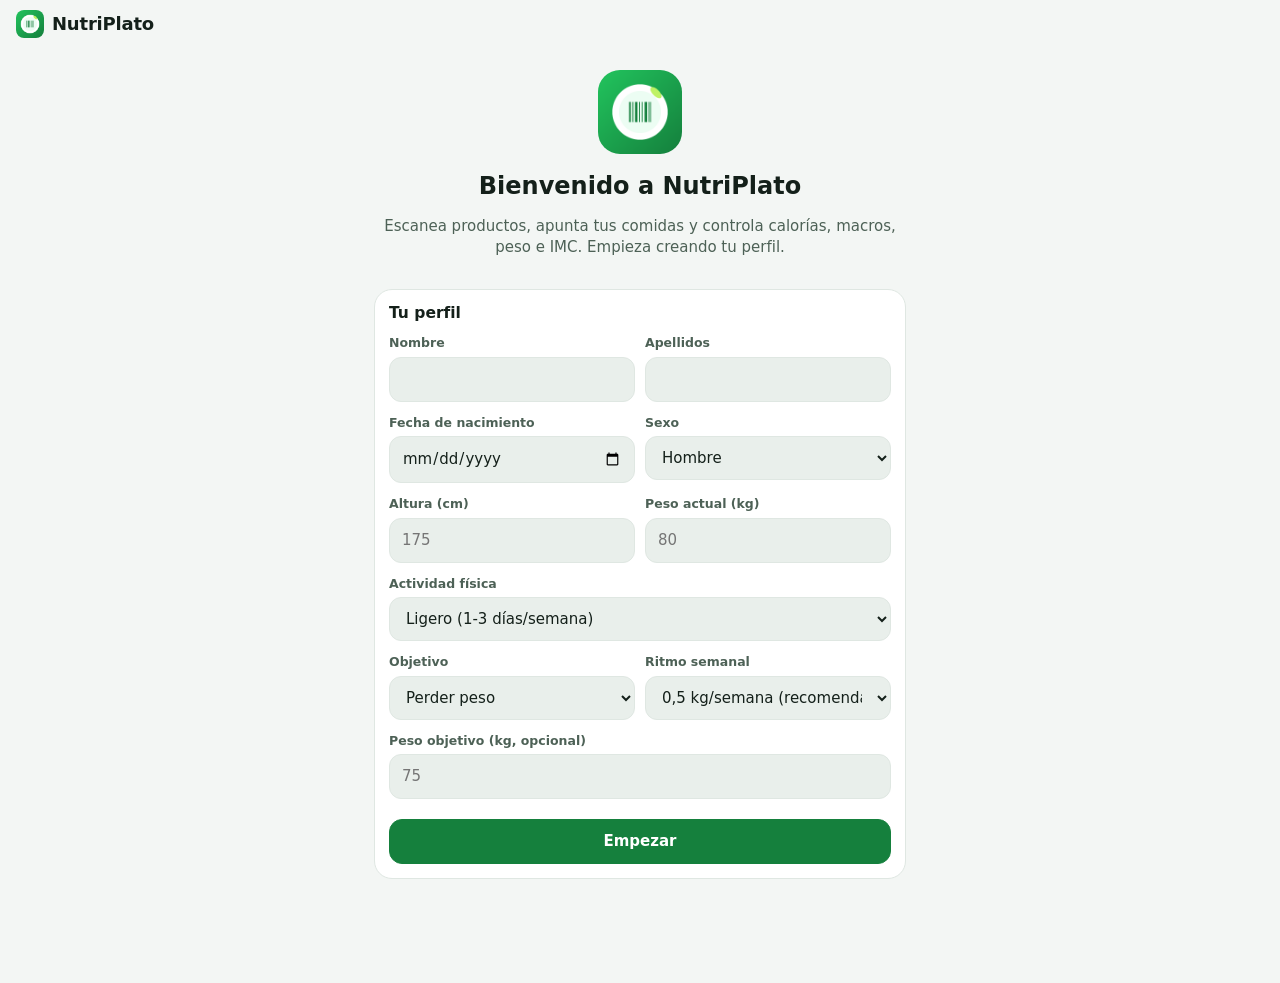
<file: index.html>
<!DOCTYPE html>
<html lang="es">
<head>
  <meta charset="utf-8">
  <meta name="viewport" content="width=device-width, initial-scale=1, viewport-fit=cover">
  <title>NutriPlato</title>
  <meta name="description" content="Escanea productos, registra tus comidas y controla calorías, macros, peso e IMC.">
  <meta name="theme-color" content="#0f1712">
  <link rel="manifest" href="manifest.webmanifest">
  <link rel="icon" href="icons/icon-192.png">
  <link rel="apple-touch-icon" href="icons/icon-192.png">
  <link rel="stylesheet" href="css/app.css">
</head>
<body>
  <header class="topbar">
    <div class="brand"><img src="icons/icon-192.png" alt=""><span>NutriPlato</span></div>
    <div id="topRight"></div>
  </header>

  <main id="main"></main>

  <nav class="bottomnav" id="nav">
    <button data-tab="hoy"><span class="ni">🏠</span><span>Hoy</span></button>
    <button data-tab="alimentos"><span class="ni">🥫</span><span>Alimentos</span></button>
    <button class="scanfab" data-a="scan-main" aria-label="Escanear código de barras"><span>
      <svg viewBox="0 0 24 24" width="30" height="30" fill="none" stroke="currentColor" stroke-width="2" stroke-linecap="round"><path d="M3 7V5a2 2 0 0 1 2-2h2M17 3h2a2 2 0 0 1 2 2v2M21 17v2a2 2 0 0 1-2 2h-2M7 21H5a2 2 0 0 1-2-2v-2"/><path d="M7 8v8M10 8v8M13 8v8M17 8v8"/></svg>
    </span></button>
    <button data-tab="progreso"><span class="ni">📈</span><span>Progreso</span></button>
    <button data-tab="perfil"><span class="ni">👤</span><span>Perfil</span></button>
  </nav>

  <div id="toast"></div>

  <script src="js/foods.js"></script>
  <script src="js/app.js"></script>
</body>
</html>
</file>
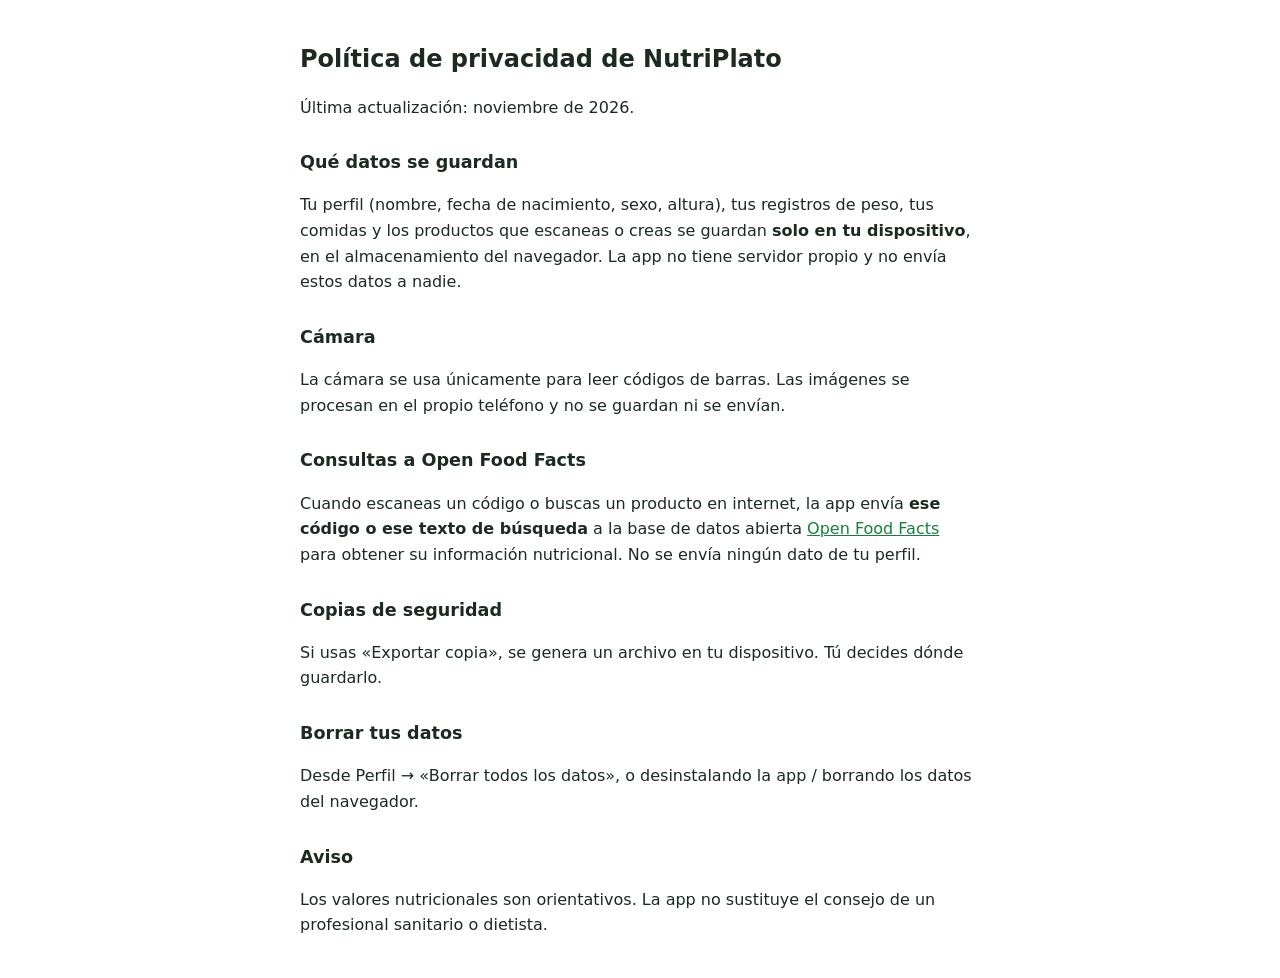
<file: privacidad.html>
<!DOCTYPE html>
<html lang="es">
<head>
  <meta charset="utf-8">
  <meta name="viewport" content="width=device-width, initial-scale=1">
  <title>NutriPlato · Política de privacidad</title>
  <style>
    body { font-family: system-ui, sans-serif; max-width: 680px; margin: 0 auto; padding: 24px 18px; line-height: 1.6; color: #1d2a22; }
    h1 { font-size: 1.5rem; } h2 { font-size: 1.1rem; margin-top: 1.6em; }
    a { color: #15803d; }
  </style>
</head>
<body>
  <h1>Política de privacidad de NutriPlato</h1>
  <p>Última actualización: noviembre de 2026.</p>

  <h2>Qué datos se guardan</h2>
  <p>Tu perfil (nombre, fecha de nacimiento, sexo, altura), tus registros de peso, tus comidas y los productos que escaneas o creas se guardan <strong>solo en tu dispositivo</strong>, en el almacenamiento del navegador. La app no tiene servidor propio y no envía estos datos a nadie.</p>

  <h2>Cámara</h2>
  <p>La cámara se usa únicamente para leer códigos de barras. Las imágenes se procesan en el propio teléfono y no se guardan ni se envían.</p>

  <h2>Consultas a Open Food Facts</h2>
  <p>Cuando escaneas un código o buscas un producto en internet, la app envía <strong>ese código o ese texto de búsqueda</strong> a la base de datos abierta <a href="https://world.openfoodfacts.org" rel="noopener">Open Food Facts</a> para obtener su información nutricional. No se envía ningún dato de tu perfil.</p>

  <h2>Copias de seguridad</h2>
  <p>Si usas «Exportar copia», se genera un archivo en tu dispositivo. Tú decides dónde guardarlo.</p>

  <h2>Borrar tus datos</h2>
  <p>Desde Perfil → «Borrar todos los datos», o desinstalando la app / borrando los datos del navegador.</p>

  <h2>Aviso</h2>
  <p>Los valores nutricionales son orientativos. La app no sustituye el consejo de un profesional sanitario o dietista.</p>
</body>
</html>
</file>
<file: css/app.css>
:root {
  --bg: #0f1712;
  --bg2: #16211a;
  --card: #1b2820;
  --card2: #223228;
  --line: #2d4034;
  --tx: #e9f2ec;
  --tx2: #a7b8ad;
  --tx3: #6f8577;
  --acc: #22c55e;
  --acc2: #16a34a;
  --ok: #22c55e;
  --warn: #f59e0b;
  --bad: #ef4444;
  --low: #60a5fa;
  --prot: #f472b6;
  --carb: #facc15;
  --fat: #38bdf8;
  --r: 18px;
  --safe-b: env(safe-area-inset-bottom, 0px);
  color-scheme: dark;
}
@media (prefers-color-scheme: light) {
  :root {
    --bg: #f3f6f4; --bg2: #e9efeb; --card: #ffffff; --card2: #f1f5f2; --line: #dfe7e2;
    --tx: #14201a; --tx2: #4d6156; --tx3: #85978c; --acc: #16a34a; --acc2: #15803d;
    --low: #3b82f6; --carb: #eab308;
    color-scheme: light;
  }
}

* { box-sizing: border-box; -webkit-tap-highlight-color: transparent; }
html, body { margin: 0; background: var(--bg); color: var(--tx); }
body {
  font-family: system-ui, -apple-system, "Segoe UI", Roboto, sans-serif;
  font-size: 15px; line-height: 1.4;
  padding-bottom: calc(84px + var(--safe-b));
  overscroll-behavior-y: contain;
}
button, input, select, textarea { font: inherit; color: inherit; }
button { cursor: pointer; }
h1, h2, h3, h4 { margin: 0; line-height: 1.2; }
.muted { color: var(--tx2); }
.small { font-size: 12.5px; }
.tiny { font-size: 11px; }
.hidden { display: none !important; }
.row { display: flex; align-items: center; gap: 10px; }
.between { justify-content: space-between; }
.wrap { flex-wrap: wrap; }
.grow { flex: 1; min-width: 0; }
.center { text-align: center; }
.mt { margin-top: 12px; } .mt2 { margin-top: 20px; }
.ok-tx { color: var(--ok); } .warn-tx { color: var(--warn); } .bad-tx { color: var(--bad); } .low-tx { color: var(--low); }

/* Barra superior */
.topbar {
  position: sticky; top: 0; z-index: 20;
  display: flex; align-items: center; justify-content: space-between;
  padding: calc(10px + env(safe-area-inset-top, 0px)) 16px 10px;
  background: color-mix(in srgb, var(--bg) 88%, transparent);
  backdrop-filter: blur(10px);
}
.brand { display: flex; align-items: center; gap: 8px; font-weight: 800; font-size: 18px; letter-spacing: -.2px; }
.brand img { width: 28px; height: 28px; border-radius: 8px; }
.chip {
  display: inline-flex; align-items: center; gap: 6px;
  padding: 6px 11px; border-radius: 999px; border: 1px solid var(--line);
  background: var(--card); font-size: 13px; font-weight: 600; white-space: nowrap;
}
.chip .dot { width: 8px; height: 8px; border-radius: 50%; }

main { max-width: 560px; margin: 0 auto; padding: 4px 14px 20px; }

/* Navegación inferior */
.bottomnav {
  position: fixed; left: 0; right: 0; bottom: 0; z-index: 30;
  display: grid; grid-template-columns: 1fr 1fr 76px 1fr 1fr; align-items: end;
  padding: 6px 8px calc(8px + var(--safe-b));
  background: color-mix(in srgb, var(--bg2) 94%, transparent);
  backdrop-filter: blur(12px);
  border-top: 1px solid var(--line);
}
.bottomnav button {
  border: 0; background: none; display: flex; flex-direction: column; align-items: center; gap: 2px;
  font-size: 11.5px; color: var(--tx3); padding: 4px 0;
}
.bottomnav button .ni { font-size: 21px; filter: grayscale(1) opacity(.7); }
.bottomnav button.on { color: var(--tx); font-weight: 700; }
.bottomnav button.on .ni { filter: none; }
.scanfab span {
  display: grid; place-items: center; width: 62px; height: 62px; margin-top: -26px;
  border-radius: 50%; background: linear-gradient(145deg, var(--acc), var(--acc2)); color: #fff;
  box-shadow: 0 8px 20px rgba(34,197,94,.35), 0 0 0 5px var(--bg);
}
.bottomnav.hidden-nav { display: none; }

/* Tarjetas */
.card {
  background: var(--card); border: 1px solid var(--line); border-radius: var(--r);
  padding: 14px; margin-top: 12px;
}
.card h3 { font-size: 15.5px; }
.card-h { display: flex; align-items: center; justify-content: space-between; gap: 8px; margin-bottom: 10px; }
.sec-title { font-size: 13px; font-weight: 700; text-transform: uppercase; letter-spacing: .6px; color: var(--tx3); margin: 22px 2px 6px; }

/* Botones */
.btn {
  display: inline-flex; align-items: center; justify-content: center; gap: 8px;
  border: 1px solid var(--line); background: var(--card2); border-radius: 13px;
  padding: 11px 15px; font-weight: 650; min-height: 44px;
}
.btn.pri { background: var(--acc2); border-color: var(--acc2); color: #fff; }
.btn.danger { color: var(--bad); }
.btn.ghost { background: none; }
.btn.block { width: 100%; }
.btn.sm { min-height: 34px; padding: 6px 11px; font-size: 13.5px; border-radius: 10px; }
.btn:disabled { opacity: .5; }
.icon-btn { border: 0; background: none; width: 38px; height: 38px; border-radius: 10px; font-size: 18px; color: var(--tx2); display: grid; place-items: center; }
.icon-btn:active, .btn:active { transform: scale(.97); }
.link-btn { border: 0; background: none; color: var(--acc); font-weight: 650; padding: 6px 2px; }
.btn-row { display: flex; gap: 8px; flex-wrap: wrap; }
.btn-row .btn { flex: 1; }

/* Formularios */
label.f { display: block; margin-top: 12px; }
label.f > span { display: block; font-size: 12.5px; color: var(--tx2); margin-bottom: 5px; font-weight: 600; }
.in, select.in {
  width: 100%; border: 1px solid var(--line); background: var(--bg2); border-radius: 12px;
  padding: 11px 12px; min-height: 44px; outline: none;
}
.in:focus { border-color: var(--acc); }
.grid2 { display: grid; grid-template-columns: 1fr 1fr; gap: 0 10px; }
.grid3 { display: grid; grid-template-columns: 1fr 1fr 1fr; gap: 0 10px; }
.seg { display: flex; background: var(--bg2); border: 1px solid var(--line); border-radius: 12px; padding: 3px; gap: 3px; }
.seg button { flex: 1; border: 0; background: none; border-radius: 9px; padding: 9px 6px; font-weight: 650; color: var(--tx2); font-size: 13.5px; }
.seg button.on { background: var(--acc2); color: #fff; }
.chips { display: flex; gap: 7px; flex-wrap: wrap; }
.chips button { border: 1px solid var(--line); background: var(--card2); border-radius: 999px; padding: 7px 12px; font-size: 13px; font-weight: 600; color: var(--tx2); }
.chips button.on { border-color: var(--acc); color: var(--tx); background: color-mix(in srgb, var(--acc) 18%, var(--card2)); }

/* Resumen del día */
.datenav { display: flex; align-items: center; justify-content: space-between; margin-top: 6px; }
.datenav .d { font-weight: 800; font-size: 18px; text-transform: capitalize; }
.summary { display: grid; grid-template-columns: 132px 1fr; gap: 14px; align-items: center; }
.ring { position: relative; width: 132px; height: 132px; }
.ring svg { transform: rotate(-90deg); }
.ring .rc { position: absolute; inset: 0; display: flex; flex-direction: column; align-items: center; justify-content: center; text-align: center; }
.ring .big { font-size: 26px; font-weight: 800; letter-spacing: -.5px; }
.bar { margin-bottom: 9px; }
.bar:last-child { margin-bottom: 0; }
.bar .bl { display: flex; justify-content: space-between; font-size: 12.5px; margin-bottom: 4px; }
.bar .bl b { font-weight: 700; }
.track { height: 8px; background: var(--bg2); border-radius: 99px; overflow: hidden; position: relative; }
.fill { height: 100%; border-radius: 99px; transition: width .4s; }
.mini { display: grid; grid-template-columns: repeat(4, 1fr); gap: 8px; margin-top: 14px; }
.mini > div { background: var(--bg2); border-radius: 12px; padding: 8px; text-align: center; }
.mini .v { font-weight: 750; font-size: 14px; }
.mini .l { font-size: 11px; color: var(--tx3); }
.st-ok { background: var(--ok); } .st-warn { background: var(--warn); } .st-bad { background: var(--bad); } .st-low { background: var(--low); }
.mini .tag { display: inline-block; width: 7px; height: 7px; border-radius: 50%; margin-right: 4px; vertical-align: middle; }

.alerts { display: flex; flex-direction: column; gap: 7px; }
.alert { display: flex; gap: 10px; align-items: flex-start; padding: 10px 12px; border-radius: 12px; font-size: 13.5px; background: var(--bg2); border-left: 4px solid var(--tx3); }
.alert.ok { border-color: var(--ok); } .alert.warn { border-color: var(--warn); } .alert.bad { border-color: var(--bad); } .alert.low, .alert.info { border-color: var(--low); }
.alert .ai { font-size: 16px; line-height: 1.2; }

.banner { display: flex; gap: 10px; align-items: center; padding: 12px 14px; border-radius: 14px; margin-top: 12px; background: color-mix(in srgb, var(--warn) 16%, var(--card)); border: 1px solid color-mix(in srgb, var(--warn) 45%, transparent); }

/* Comidas */
.meal { padding: 0; overflow: hidden; }
.meal-h { display: flex; align-items: center; gap: 10px; padding: 12px 10px 12px 14px; }
.meal-h .mi { font-size: 22px; }
.meal-h .mn { font-weight: 750; font-size: 15.5px; }
.meal-h .mk { margin-left: auto; font-weight: 750; }
.meal-b { padding: 0 12px 12px; }
.dish { background: var(--bg2); border-radius: 14px; padding: 8px 10px; margin-top: 8px; }
.dish-h { display: flex; align-items: center; gap: 8px; font-weight: 700; font-size: 13.5px; color: var(--tx2); }
.dish-h .dk { margin-left: auto; color: var(--tx); }
.item { display: flex; align-items: center; gap: 10px; padding: 9px 2px; border-top: 1px solid var(--line); }
.item:first-of-type { border-top: 0; }
.item .in2 { flex: 1; min-width: 0; }
.item .nm { font-weight: 600; white-space: nowrap; overflow: hidden; text-overflow: ellipsis; }
.item .sub { font-size: 12px; color: var(--tx3); }
.item .kc { font-weight: 700; white-space: nowrap; }
.add-line { display: flex; align-items: center; gap: 6px; border: 1px dashed var(--line); background: none; width: 100%; border-radius: 11px; padding: 9px; margin-top: 6px; color: var(--acc); font-weight: 650; justify-content: center; font-size: 13.5px; }
.macro-line { font-size: 11.5px; color: var(--tx3); }
.macro-line b { font-weight: 650; }
.mp { color: var(--prot); } .mc { color: var(--carb); } .mf { color: var(--fat); }

/* Lista de alimentos */
.searchbox { position: relative; }
.searchbox .in { padding-left: 38px; }
.searchbox .si { position: absolute; left: 12px; top: 50%; transform: translateY(-50%); color: var(--tx3); }
.flist { margin-top: 8px; }
.fi { display: flex; align-items: center; gap: 11px; padding: 10px 4px; border-bottom: 1px solid var(--line); }
.fi:last-child { border-bottom: 0; }
.fi .th { width: 44px; height: 44px; border-radius: 10px; background: var(--bg2); display: grid; place-items: center; font-size: 20px; flex: none; overflow: hidden; }
.fi .th img { width: 100%; height: 100%; object-fit: cover; background: #fff; }
.fi .in2 { flex: 1; min-width: 0; }
.fi .nm { font-weight: 650; white-space: nowrap; overflow: hidden; text-overflow: ellipsis; }
.fi .sub { font-size: 12px; color: var(--tx3); white-space: nowrap; overflow: hidden; text-overflow: ellipsis; }
.fi .kc { text-align: right; font-weight: 700; font-size: 14px; white-space: nowrap; }
.fi .kc small { display: block; font-weight: 500; font-size: 11px; color: var(--tx3); }
.badge { display: inline-block; padding: 2px 7px; border-radius: 6px; font-size: 10.5px; font-weight: 700; vertical-align: middle; }
.b-mine { background: color-mix(in srgb, var(--acc) 22%, transparent); color: var(--acc); }
.b-base { background: var(--card2); color: var(--tx3); }
.empty { text-align: center; color: var(--tx3); padding: 22px 10px; font-size: 14px; }

/* Puntuación tipo semáforo */
.score { display: flex; align-items: center; gap: 12px; padding: 12px; border-radius: 14px; background: var(--bg2); margin-top: 12px; }
.score .sc { width: 54px; height: 54px; border-radius: 50%; display: grid; place-items: center; font-weight: 800; font-size: 18px; color: #fff; flex: none; }
.sc-ex { background: #16a34a; } .sc-go { background: #65a30d; } .sc-me { background: #f59e0b; } .sc-ba { background: #dc2626; }
.ns { display: inline-grid; place-items: center; width: 24px; height: 24px; border-radius: 6px; font-weight: 800; color: #fff; font-size: 13px; }
.ns-a { background: #038141; } .ns-b { background: #85bb2f; } .ns-c { background: #fecb02; color: #333; } .ns-d { background: #ee8100; } .ns-e { background: #e63e11; }
table.nt { width: 100%; border-collapse: collapse; margin-top: 12px; font-size: 14px; }
table.nt th, table.nt td { padding: 8px 6px; border-bottom: 1px solid var(--line); text-align: right; }
table.nt th:first-child, table.nt td:first-child { text-align: left; }
table.nt th { font-size: 12px; color: var(--tx3); font-weight: 600; }
table.nt td.sub { padding-left: 16px; color: var(--tx2); font-size: 13px; }
.prod-head { display: flex; gap: 14px; align-items: center; }
.prod-head .pimg { width: 74px; height: 74px; border-radius: 14px; background: #fff; overflow: hidden; display: grid; place-items: center; font-size: 34px; flex: none; }
.prod-head .pimg img { width: 100%; height: 100%; object-fit: contain; }

/* Hojas inferiores (modales) */
.sheet-wrap { position: fixed; inset: 0; z-index: 50; }
.sheet-bg { position: absolute; inset: 0; background: rgba(0,0,0,.55); opacity: 0; transition: opacity .2s; }
.sheet {
  position: absolute; left: 0; right: 0; bottom: 0; max-height: 92vh; overflow: auto;
  max-width: 600px; margin: 0 auto;
  background: var(--card); border-radius: 22px 22px 0 0; padding: 6px 16px calc(20px + var(--safe-b));
  transform: translateY(100%); transition: transform .25s cubic-bezier(.2,.8,.2,1);
}
.sheet-wrap.open .sheet-bg { opacity: 1; }
.sheet-wrap.open .sheet { transform: none; }
.sheet-grab { width: 42px; height: 5px; border-radius: 9px; background: var(--line); margin: 4px auto 8px; }
.sheet-title { display: flex; align-items: center; justify-content: space-between; gap: 8px; position: sticky; top: -6px; background: var(--card); padding: 4px 0 8px; z-index: 2; }
.sheet-title h3 { font-size: 18px; }
.sheet.full { top: 0; max-height: none; border-radius: 0; padding: 0; background: #000; }
.sheet.full .sheet-grab { display: none; }
.sheet.full .sheet-title { position: absolute; top: 0; left: 0; right: 0; background: linear-gradient(rgba(0,0,0,.6), transparent); color: #fff; padding: calc(12px + env(safe-area-inset-top, 0px)) 14px 20px; }
.sheet.full .sheet-title .icon-btn { color: #fff; }

/* Escáner */
.scan { position: relative; width: 100%; height: 100vh; height: 100dvh; overflow: hidden; background: #000; }
.scan video { width: 100%; height: 100%; object-fit: cover; }
.scan-frame { position: absolute; left: 8%; right: 8%; top: 32%; height: 26%; border-radius: 18px; box-shadow: 0 0 0 9999px rgba(0,0,0,.45); border: 3px solid rgba(255,255,255,.9); }
.scan-line { position: absolute; left: 6%; right: 6%; height: 2px; background: #ef4444; box-shadow: 0 0 10px #ef4444; top: 50%; animation: scanl 1.6s ease-in-out infinite; }
@keyframes scanl { 0%,100% { top: 12%; } 50% { top: 86%; } }
.scan-tip { position: absolute; top: calc(58% + 18px); left: 0; right: 0; text-align: center; color: #fff; font-weight: 600; text-shadow: 0 1px 4px #000; }
.scan-actions { position: absolute; bottom: calc(28px + var(--safe-b)); left: 0; right: 0; display: flex; justify-content: center; gap: 12px; padding: 0 16px; }
.scan-actions .btn { background: rgba(255,255,255,.16); border-color: rgba(255,255,255,.25); color: #fff; backdrop-filter: blur(6px); }
.scan-err { position: absolute; top: 40%; left: 20px; right: 20px; text-align: center; color: #fff; background: rgba(0,0,0,.75); padding: 18px; border-radius: 14px; }
.scan-err:empty { display: none; }

/* Cantidad */
.qty { display: flex; align-items: center; gap: 10px; margin-top: 14px; }
.qty .in { font-size: 26px; font-weight: 800; text-align: center; height: 58px; }
.qty .stp { width: 54px; height: 58px; border-radius: 14px; border: 1px solid var(--line); background: var(--card2); font-size: 22px; font-weight: 700; }
.preview { display: grid; grid-template-columns: repeat(4, 1fr); gap: 8px; margin-top: 14px; }
.preview > div { background: var(--bg2); border-radius: 12px; padding: 10px 6px; text-align: center; }
.preview .v { font-weight: 800; font-size: 17px; }
.preview .l { font-size: 11px; color: var(--tx3); }
.note { font-size: 12.5px; color: var(--tx2); background: var(--bg2); border-radius: 12px; padding: 10px 12px; margin-top: 12px; }

/* Progreso */
.bmi-big { display: flex; align-items: baseline; gap: 10px; }
.bmi-big .v { font-size: 40px; font-weight: 850; letter-spacing: -1px; }
.gauge { position: relative; height: 14px; border-radius: 99px; display: flex; overflow: hidden; margin: 14px 0 6px; }
.gauge > div { height: 100%; }
.gauge-wrap { position: relative; }
.gauge-mk { position: absolute; top: 8px; width: 4px; height: 26px; border-radius: 3px; background: var(--tx); transform: translateX(-2px); box-shadow: 0 0 0 2px var(--card); }
.gauge-lb { display: flex; justify-content: space-between; font-size: 10.5px; color: var(--tx3); }
.verdict { display: flex; gap: 14px; align-items: center; }
.verdict .ve { font-size: 42px; }
.verdict h3 { font-size: 20px; }
.v-bien { background: color-mix(in srgb, var(--ok) 14%, var(--card)); border-color: color-mix(in srgb, var(--ok) 40%, transparent); }
.v-regular { background: color-mix(in srgb, var(--warn) 14%, var(--card)); border-color: color-mix(in srgb, var(--warn) 40%, transparent); }
.v-mal { background: color-mix(in srgb, var(--bad) 14%, var(--card)); border-color: color-mix(in srgb, var(--bad) 40%, transparent); }
.reasons { margin: 10px 0 0; padding-left: 18px; font-size: 13.5px; color: var(--tx2); }
.reasons li { margin-bottom: 4px; }
.chart { width: 100%; height: auto; display: block; margin-top: 6px; }
.chart text { fill: var(--tx3); font-size: 10px; }
.wlist .wi { display: flex; align-items: center; gap: 10px; padding: 9px 2px; border-bottom: 1px solid var(--line); }
.wlist .wi:last-child { border-bottom: 0; }
.kv { display: grid; grid-template-columns: 1fr 1fr; gap: 8px; }
.kv > div { background: var(--bg2); border-radius: 12px; padding: 10px 12px; }
.kv .l { font-size: 11.5px; color: var(--tx3); }
.kv .v { font-weight: 800; font-size: 17px; }

/* Agua */
.water { display: flex; align-items: center; gap: 10px; }
.glasses { display: flex; gap: 3px; flex-wrap: wrap; flex: 1; }
.glasses span { font-size: 19px; opacity: .25; }
.glasses span.on { opacity: 1; }

/* Toast */
#toast { position: fixed; left: 50%; bottom: calc(100px + var(--safe-b)); transform: translateX(-50%) translateY(20px); background: var(--tx); color: var(--bg); padding: 10px 16px; border-radius: 12px; font-weight: 650; font-size: 14px; opacity: 0; transition: .25s; z-index: 90; pointer-events: none; max-width: 90vw; text-align: center; }
#toast.show { opacity: 1; transform: translateX(-50%); }

.welcome { text-align: center; padding: 18px 6px 4px; }
.welcome img { width: 84px; height: 84px; border-radius: 22px; }
.welcome h1 { font-size: 24px; margin-top: 12px; }
.spinner { width: 34px; height: 34px; border: 3px solid var(--line); border-top-color: var(--acc); border-radius: 50%; animation: spin .8s linear infinite; margin: 30px auto; }
@keyframes spin { to { transform: rotate(360deg); } }
.menu-list button { display: flex; width: 100%; gap: 12px; align-items: center; padding: 14px 6px; border: 0; border-bottom: 1px solid var(--line); background: none; text-align: left; font-weight: 600; font-size: 15px; }
.menu-list button:last-child { border-bottom: 0; }
.menu-list button.danger { color: var(--bad); }
</file>
